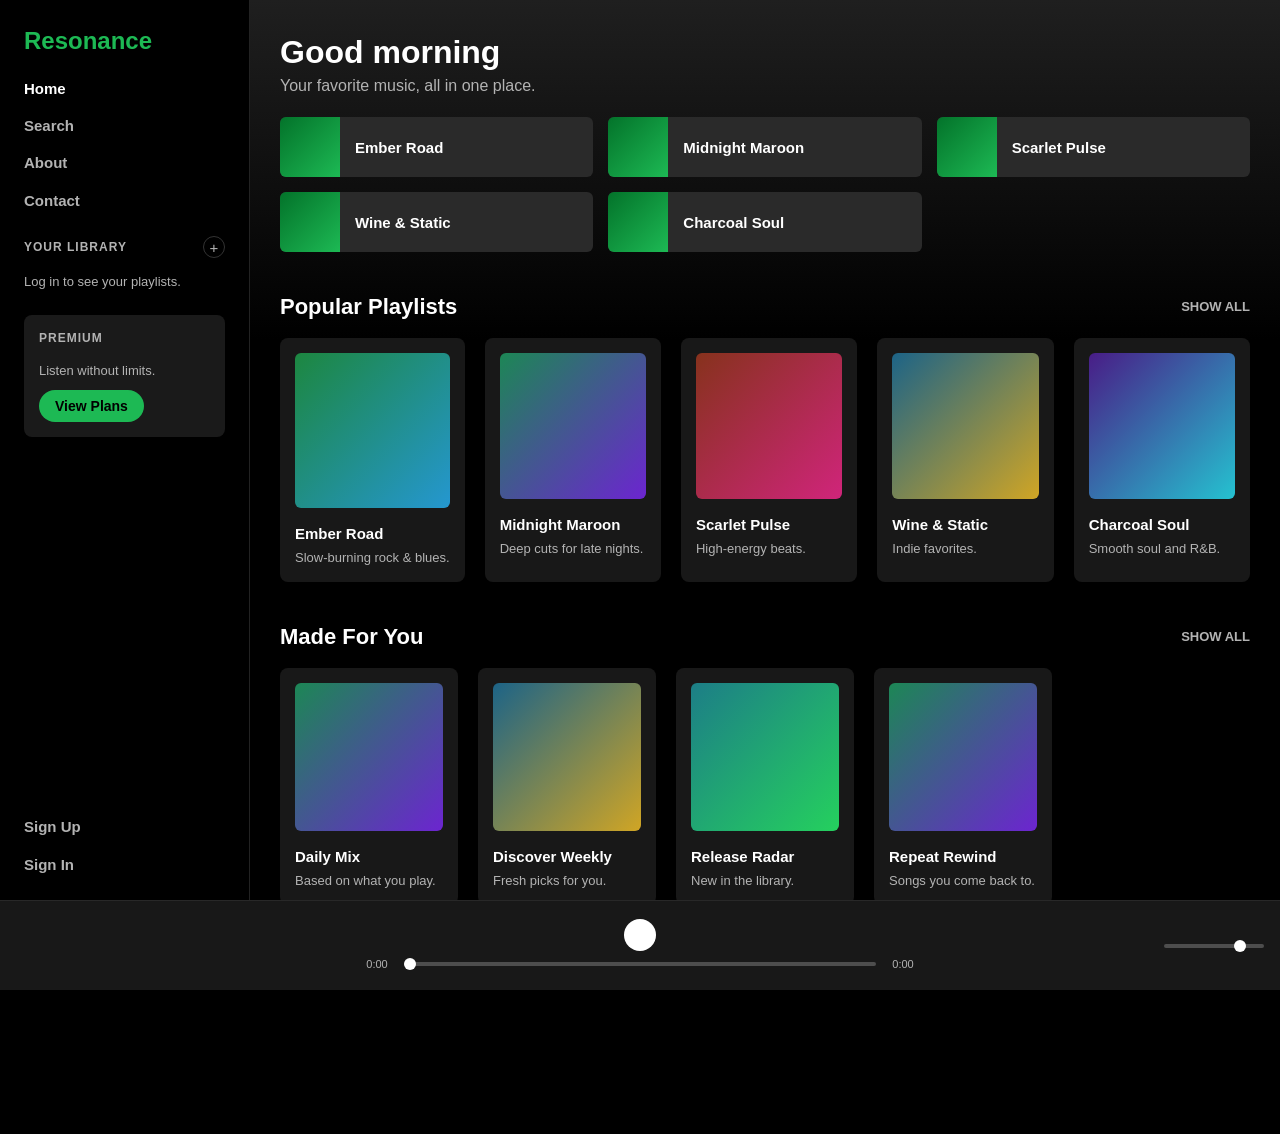
<file: index.html>
<!DOCTYPE html>
<html lang="en">
<head>
    <meta charset="UTF-8">
    <meta name="viewport" content="width=device-width, initial-scale=1.0">
    <title>Resonance - Home</title>
    <link rel="stylesheet" href="style.css">
</head>
<body>
    <div class="app-container">

        <div class="mobile-top-bar">
            <button class="menu-btn" onclick="toggleSidebar()">&#9776;</button>
            <div class="logo">Resonance</div>
        </div>

        <aside class="sidebar" id="sidebar">
            <button class="close-btn" onclick="toggleSidebar()">&times;</button>

            <div class="sidebar-top">
                <div class="logo desktop-logo">Resonance</div>
                <ul class="nav-links main-nav">
                    <li><a href="#/home" data-route="/home">Home</a></li>
                    <li><a href="#/search" data-route="/search">Search</a></li>
                    <li><a href="about.html">About</a></li>
                    <li><a href="contact.html">Contact</a></li>
                </ul>
            </div>

            <div class="sidebar-section">
                <div class="sidebar-section-head">
                    <h3>Your Library</h3>
                    <button class="lib-add-btn" data-action="create-playlist" title="Create playlist">+</button>
                </div>
                <ul class="nav-links playlist-nav" id="library-links">
                    <!-- populated by app.js -->
                </ul>
            </div>

            <div class="sidebar-section premium-box">
                <h3>Premium</h3>
                <p>Listen without limits.</p>
                <button class="btn" data-action="open-premium">View Plans</button>
            </div>

            <ul class="nav-links bottom-links" data-sidebar-auth>
                <!-- populated by ui.js -->
            </ul>
        </aside>

        <main class="main-content main-content-with-player">
            <div id="view-root">
                <div class="empty-state">Loading Resonance&hellip;</div>
            </div>
            <footer>
                <p>&copy; 2026 Resonance - Team No. 21</p>
            </footer>
        </main>
    </div>

    <!-- Persistent player bar -->
    <div class="player-bar player-bar-empty" id="player-bar">
        <div class="player-left">
            <div class="player-art" id="player-art"></div>
            <div class="player-meta">
                <div class="player-title" id="player-title">&nbsp;</div>
                <div class="player-artist" id="player-artist">&nbsp;</div>
            </div>
            <button class="icon-btn player-like" id="player-like" title="Like" aria-label="Like"></button>
        </div>
        <div class="player-center">
            <div class="player-controls">
                <button class="icon-btn" id="btn-shuffle" title="Shuffle" aria-label="Shuffle"></button>
                <button class="icon-btn" id="btn-prev" title="Previous" aria-label="Previous"></button>
                <button class="icon-btn icon-btn-play" id="btn-playpause" title="Play/Pause" aria-label="Play/Pause"></button>
                <button class="icon-btn" id="btn-next" title="Next" aria-label="Next"></button>
                <button class="icon-btn" id="btn-repeat" title="Repeat" aria-label="Repeat"></button>
            </div>
            <div class="player-progress">
                <span class="time" id="time-current">0:00</span>
                <input type="range" id="seek-bar" class="seek-bar" min="0" max="1000" value="0" step="1" aria-label="Seek">
                <span class="time" id="time-duration">0:00</span>
            </div>
        </div>
        <div class="player-right">
            <span class="player-context" id="player-context"></span>
            <button class="icon-btn" id="btn-queue" title="Queue" aria-label="Queue"></button>
            <button class="icon-btn" id="btn-mute" title="Mute" aria-label="Mute"></button>
            <input type="range" id="volume-bar" class="volume-bar" min="0" max="100" value="80" step="1" aria-label="Volume">
        </div>
    </div>

    <script src="data.js"></script>
    <script src="auth.js"></script>
    <script src="store.js"></script>
    <script src="ui.js"></script>
    <script src="search.js"></script>
    <script src="player.js"></script>
    <script src="app.js"></script>
    <script>
        function toggleSidebar() {
            document.getElementById("sidebar").classList.toggle("show");
        }
    </script>
</body>
</html>
</file>
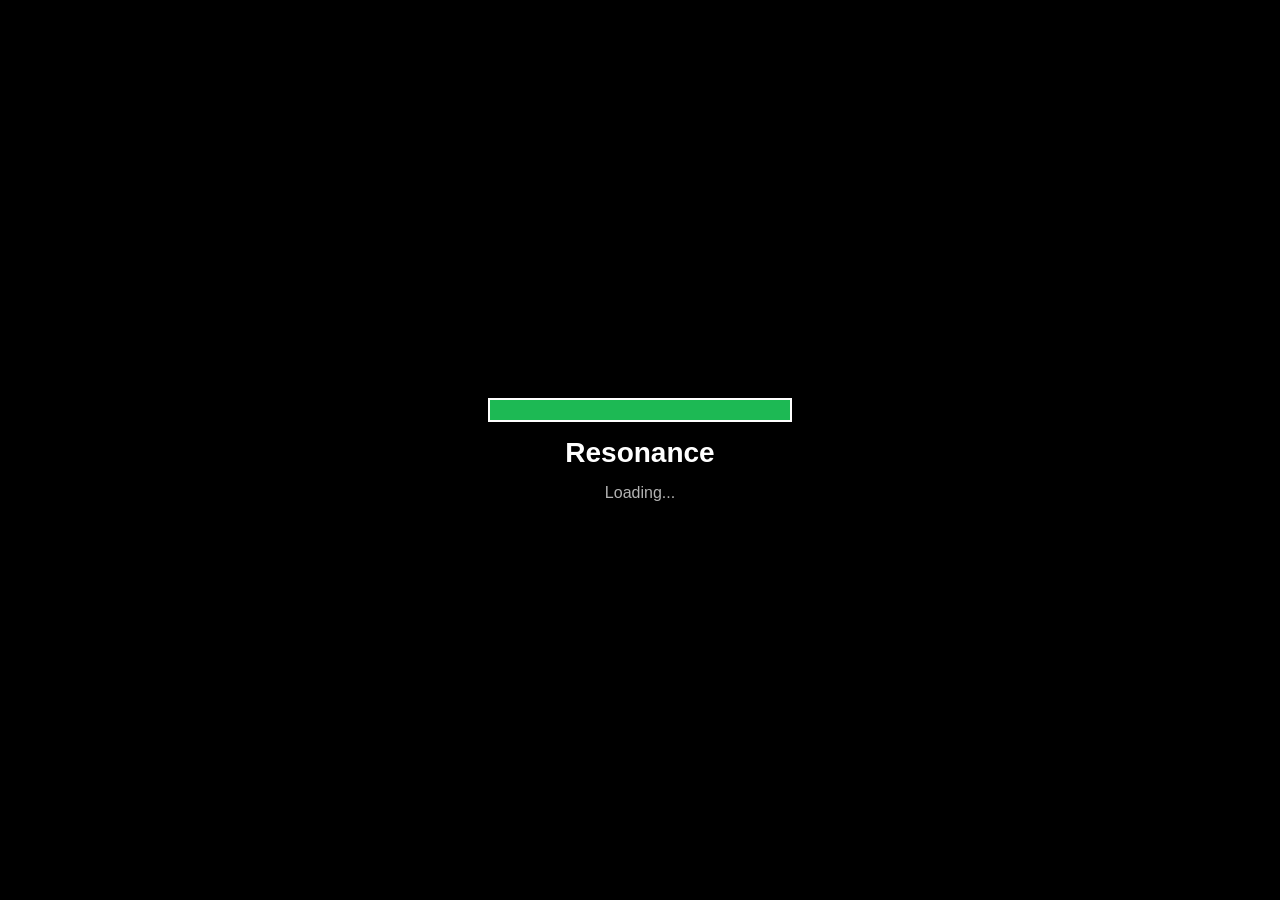
<file: 1.html>
<!DOCTYPE html>
<html lang="en">
<head>
  <meta charset="UTF-8">
  <meta name="viewport" content="width=device-width, initial-scale=1.0">
  <title>Resonance Loading</title>
  <meta http-equiv="refresh" content="3;url=index.html" />
  <style>
    body {
      background-color: black;
      margin: 0;
      min-height: 100vh;
      display: flex;
      justify-content: center;
      align-items: center;
      font-family: Arial, sans-serif;
    }
    .loading {
      display: flex;
      flex-direction: column;
      align-items: center;
      gap: 15px; 
    }
    .container {
      width: 300px;
      height: 20px;
      border: 2px solid white;
      overflow: hidden;
    }
    .square {
      width: 0px;
      height: 100%;
      background-color: #1DB954; 
      animation: loadingAnim 3s linear forwards; 
    }
    @keyframes loadingAnim {
      0% { width: 0%; }
      100% { width: 100%; }
    }
    .name {
      color: white;
      font-size: 28px;
      font-weight: bold;
    }
    .load {
      color: #b3b3b3;
    }
  </style>
</head>
<body>
  <div class="loading">
    <div class="container">
      <div class="square"></div>
    </div>
    <div class="name">Resonance</div>
    <div class="load">Loading...</div>
  </div>
</body>
</html>
</file>
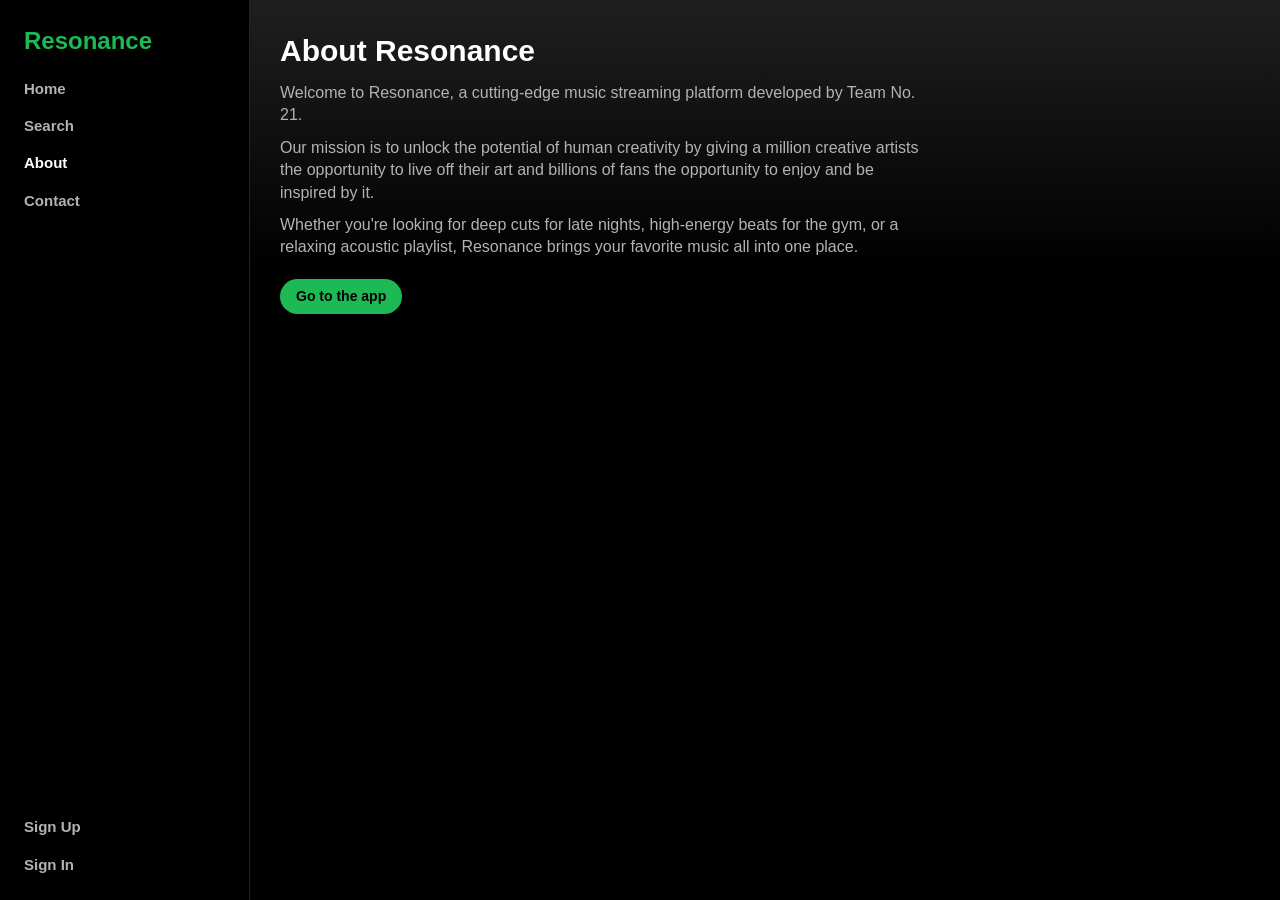
<file: about.html>
<!DOCTYPE html>
<html lang="en">
<head>
    <meta charset="UTF-8">
    <meta name="viewport" content="width=device-width, initial-scale=1.0">
    <title>About - Resonance</title>
    <link rel="stylesheet" href="style.css">
</head>
<body>
    <div class="app-container">

        <div class="mobile-top-bar">
            <button class="menu-btn" onclick="toggleSidebar()">&#9776;</button>
            <div class="logo">Resonance</div>
        </div>

        <aside class="sidebar" id="sidebar">
            <button class="close-btn" onclick="toggleSidebar()">&times;</button>
            <div class="sidebar-top">
                <div class="logo desktop-logo">Resonance</div>
                <ul class="nav-links main-nav">
                    <li><a href="index.html">Home</a></li>
                    <li><a href="index.html#/search">Search</a></li>
                    <li><a href="about.html" class="active">About</a></li>
                    <li><a href="contact.html">Contact</a></li>
                </ul>
            </div>
            <ul class="nav-links bottom-links" data-sidebar-auth>
                <!-- populated by ui.js -->
            </ul>
        </aside>

        <main class="main-content">
            <section class="content-section">
                <h1>About Resonance</h1>
                <p>Welcome to Resonance, a cutting-edge music streaming platform developed by Team No. 21.</p>
                <p>Our mission is to unlock the potential of human creativity by giving a million creative artists the opportunity to live off their art and billions of fans the opportunity to enjoy and be inspired by it.</p>
                <p>Whether you're looking for deep cuts for late nights, high-energy beats for the gym, or a relaxing acoustic playlist, Resonance brings your favorite music all into one place.</p>
                <p><a href="index.html" class="btn" style="display:inline-block; margin-top: 10px;">Go to the app</a></p>
            </section>
        </main>
    </div>

    <script src="auth.js"></script>
    <script src="ui.js"></script>
    <script>
        function toggleSidebar() {
            document.getElementById("sidebar").classList.toggle("show");
        }
    </script>
</body>
</html>
</file>
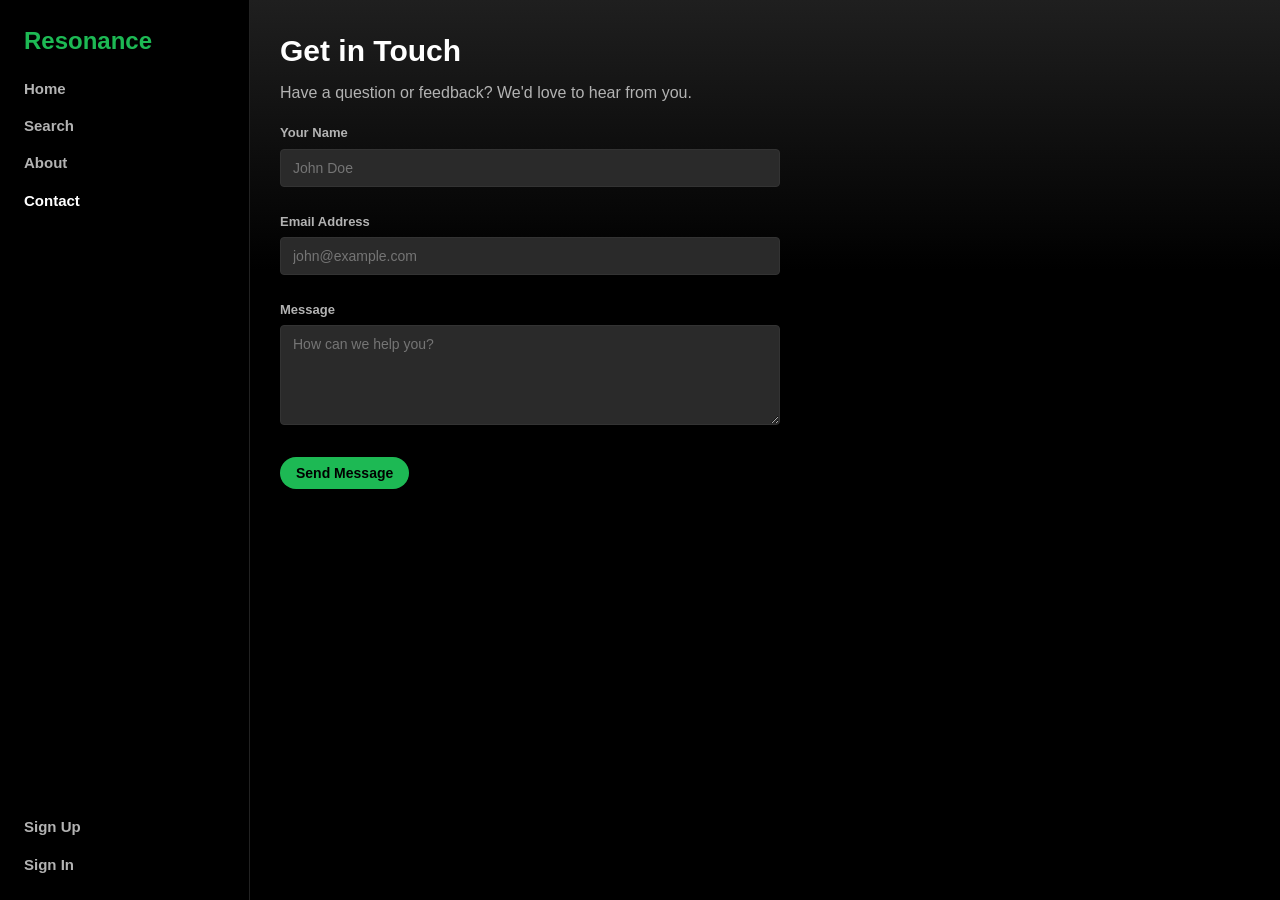
<file: contact.html>
<!DOCTYPE html>
<html lang="en">
<head>
    <meta charset="UTF-8">
    <meta name="viewport" content="width=device-width, initial-scale=1.0">
    <title>Contact - Resonance</title>
    <link rel="stylesheet" href="style.css">
</head>
<body>
    <div class="app-container">

        <div class="mobile-top-bar">
            <button class="menu-btn" onclick="toggleSidebar()">&#9776;</button>
            <div class="logo">Resonance</div>
        </div>

        <aside class="sidebar" id="sidebar">
            <button class="close-btn" onclick="toggleSidebar()">&times;</button>
            <div class="sidebar-top">
                <div class="logo desktop-logo">Resonance</div>
                <ul class="nav-links main-nav">
                    <li><a href="index.html">Home</a></li>
                    <li><a href="index.html#/search">Search</a></li>
                    <li><a href="about.html">About</a></li>
                    <li><a href="contact.html" class="active">Contact</a></li>
                </ul>
            </div>
            <ul class="nav-links bottom-links" data-sidebar-auth>
                <!-- populated by ui.js -->
            </ul>
        </aside>

        <main class="main-content">
            <section class="content-section">
                <h1>Get in Touch</h1>
                <p>Have a question or feedback? We'd love to hear from you.</p>

                <div class="form-success" id="form-success">Thanks — your message has been sent. We'll get back to you soon.</div>

                <form id="contact-form" style="max-width: 500px; margin-top: 20px;" novalidate>
                    <div class="form-group">
                        <label for="name">Your Name</label>
                        <input type="text" id="name" class="form-control" placeholder="John Doe" required>
                        <div class="form-error" id="err-name"></div>
                    </div>
                    <div class="form-group">
                        <label for="email">Email Address</label>
                        <input type="email" id="email" class="form-control" placeholder="john@example.com" required>
                        <div class="form-error" id="err-email"></div>
                    </div>
                    <div class="form-group">
                        <label for="message">Message</label>
                        <textarea id="message" class="form-control" placeholder="How can we help you?" required></textarea>
                        <div class="form-error" id="err-message"></div>
                    </div>
                    <button type="submit" class="btn">Send Message</button>
                </form>
            </section>
        </main>
    </div>

    <script src="auth.js"></script>
    <script src="ui.js"></script>
    <script>
        function toggleSidebar() {
            document.getElementById("sidebar").classList.toggle("show");
        }

        function validEmail(v) {
            return /^[a-z0-9._%+-]+@[a-z0-9.-]+\.[a-z]{2,}$/i.test(v.trim());
        }

        document.getElementById("contact-form").addEventListener("submit", function (e) {
            e.preventDefault();
            var name = document.getElementById("name");
            var email = document.getElementById("email");
            var message = document.getElementById("message");
            var errName = document.getElementById("err-name");
            var errEmail = document.getElementById("err-email");
            var errMessage = document.getElementById("err-message");
            var successBox = document.getElementById("form-success");

            errName.textContent = "";
            errEmail.textContent = "";
            errMessage.textContent = "";
            successBox.classList.remove("show");

            var ok = true;
            if (!name.value.trim()) { errName.textContent = "Please enter your name."; ok = false; }
            if (!validEmail(email.value)) { errEmail.textContent = "Please enter a valid email address."; ok = false; }
            if (!message.value.trim()) { errMessage.textContent = "Please enter a message."; ok = false; }
            if (!ok) return;

            // No backend exists yet — store the submission locally as a demo
            // rather than pretending an email was actually sent.
            try {
                var key = "resonance_contact_submissions_v1";
                var existing = JSON.parse(localStorage.getItem(key) || "[]");
                existing.push({ name: name.value.trim(), email: email.value.trim(), message: message.value.trim(), sentAt: new Date().toISOString() });
                localStorage.setItem(key, JSON.stringify(existing));
            } catch (err) { console.warn("Resonance: could not store contact submission.", err); }

            successBox.classList.add("show");
            document.getElementById("contact-form").reset();
            if (window.RUi) window.RUi.toast("Message sent. Thanks for reaching out!", "success");
        });
    </script>
</body>
</html>
</file>
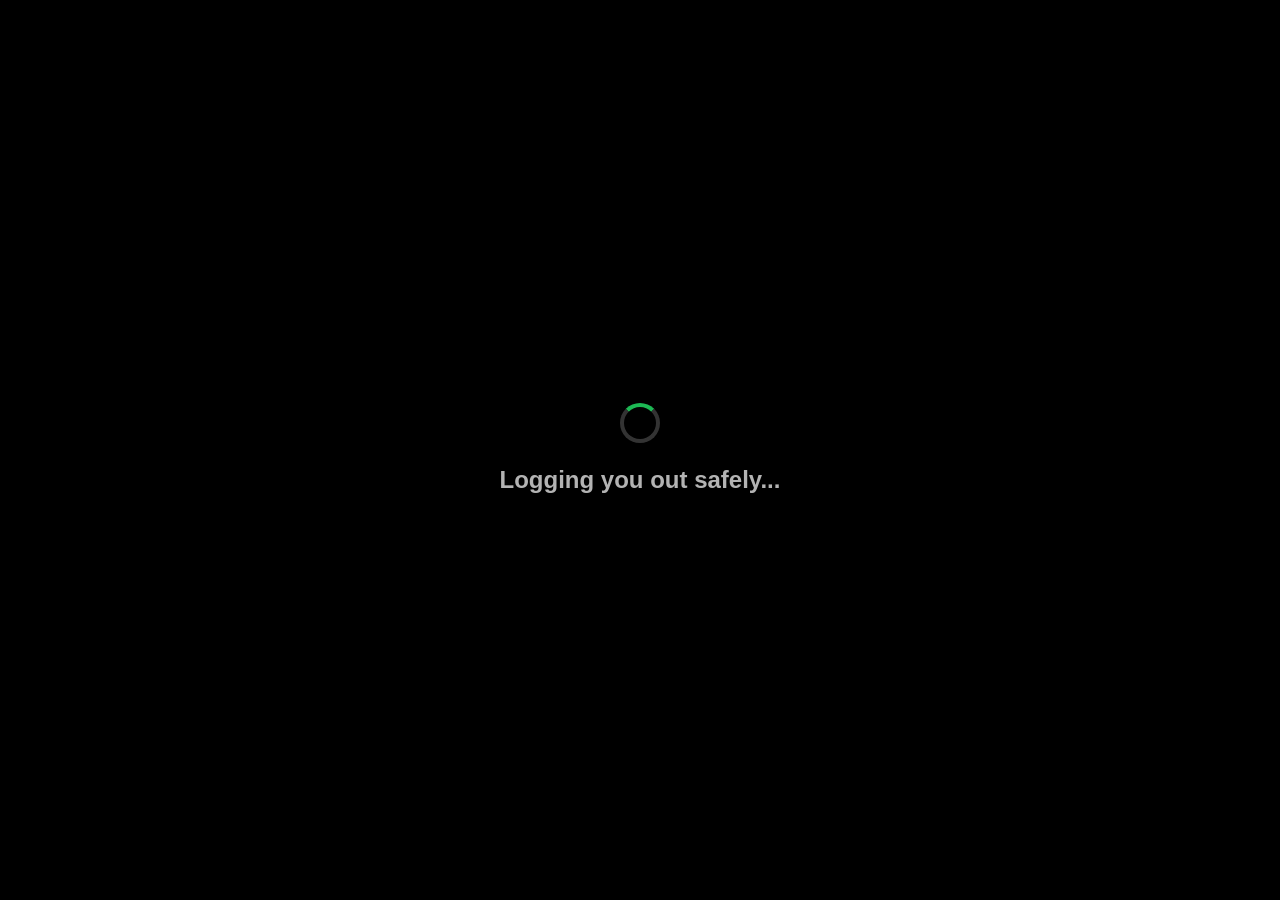
<file: logout.html>
<!DOCTYPE html>
<html lang="en">
<head>
  <meta charset="UTF-8">
  <meta name="viewport" content="width=device-width, initial-scale=1.0">
  <title>Logging Out...</title>
  <link rel="stylesheet" href="style.css">
  <style>
    body {
      display: flex;
      justify-content: center;
      align-items: center;
      min-height: 100vh;
      flex-direction: column;
      gap: 20px;
    }
    .spinner {
      width: 40px;
      height: 40px;
      border: 4px solid #333;
      border-top: 4px solid var(--theme-green);
      border-radius: 50%;
      animation: spin 1s linear infinite;
    }
    @keyframes spin { 0% { transform: rotate(0deg); } 100% { transform: rotate(360deg); } }
  </style>
</head>
<body>
    <div class="spinner"></div>
    <h2 style="color: var(--text-muted);">Logging you out safely...</h2>

    <script src="auth.js"></script>
    <script>
        // Destroy only the session — liked songs, playlists, and history
        // stay on this device for next time.
        RAuth.logout();
        setTimeout(function () {
            window.location.href = "index.html#/home";
        }, 1200);
    </script>
</body>
</html>
</file>
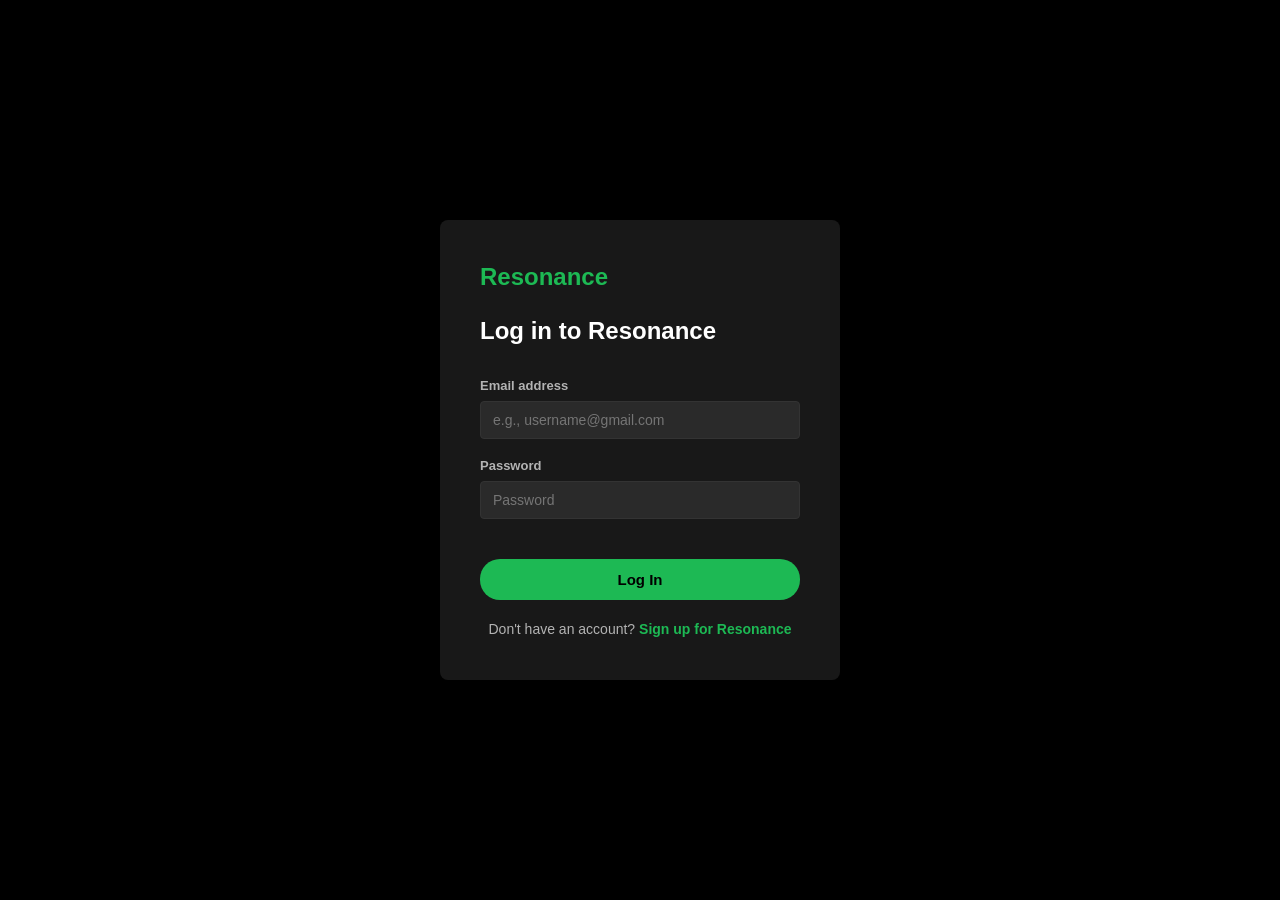
<file: signin.html>
<!DOCTYPE html>
<html lang="en">
<head>
    <meta charset="UTF-8">
    <meta name="viewport" content="width=device-width, initial-scale=1.0">
    <title>Login - Resonance</title>
    <link rel="stylesheet" href="style.css">
</head>
<body>
    <div class="auth-container">
        <div class="auth-box">
            <div class="logo">Resonance</div>
            <h2 style="margin-bottom: 30px;">Log in to Resonance</h2>

            <form id="signin-form" novalidate>
                <div class="form-group">
                    <label for="email">Email address</label>
                    <input type="email" id="email" class="form-control" placeholder="e.g., username@gmail.com" required>
                </div>
                <div class="form-group">
                    <label for="password">Password</label>
                    <input type="password" id="password" class="form-control" placeholder="Password" required>
                </div>
                <div class="form-error" id="form-error"></div>

                <button type="submit" class="btn btn-large" id="submit-btn">Log In</button>
            </form>

            <div class="auth-links">
                <p>Don't have an account? <a href="signup.html">Sign up for Resonance</a></p>
            </div>
        </div>
    </div>

    <script src="data.js"></script>
    <script src="auth.js"></script>
    <script src="store.js"></script>
    <script>
        var form = document.getElementById("signin-form");
        var errorBox = document.getElementById("form-error");
        var submitBtn = document.getElementById("submit-btn");

        form.addEventListener("submit", function (e) {
            e.preventDefault();
            errorBox.textContent = "";
            var email = document.getElementById("email").value;
            var password = document.getElementById("password").value;

            if (!RAuth.validateEmail(email)) {
                errorBox.textContent = "Please enter a full email address (e.g., username@gmail.com).";
                return;
            }
            if (!password) {
                errorBox.textContent = "Please enter your password.";
                return;
            }

            submitBtn.disabled = true;
            submitBtn.textContent = "Logging in…";

            RAuth.login(email, password).then(function (res) {
                if (res.ok) {
                    window.location.href = "index.html#/home";
                } else {
                    errorBox.textContent = res.error;
                    submitBtn.disabled = false;
                    submitBtn.textContent = "Log In";
                }
            });
        });
    </script>
</body>
</html>
</file>
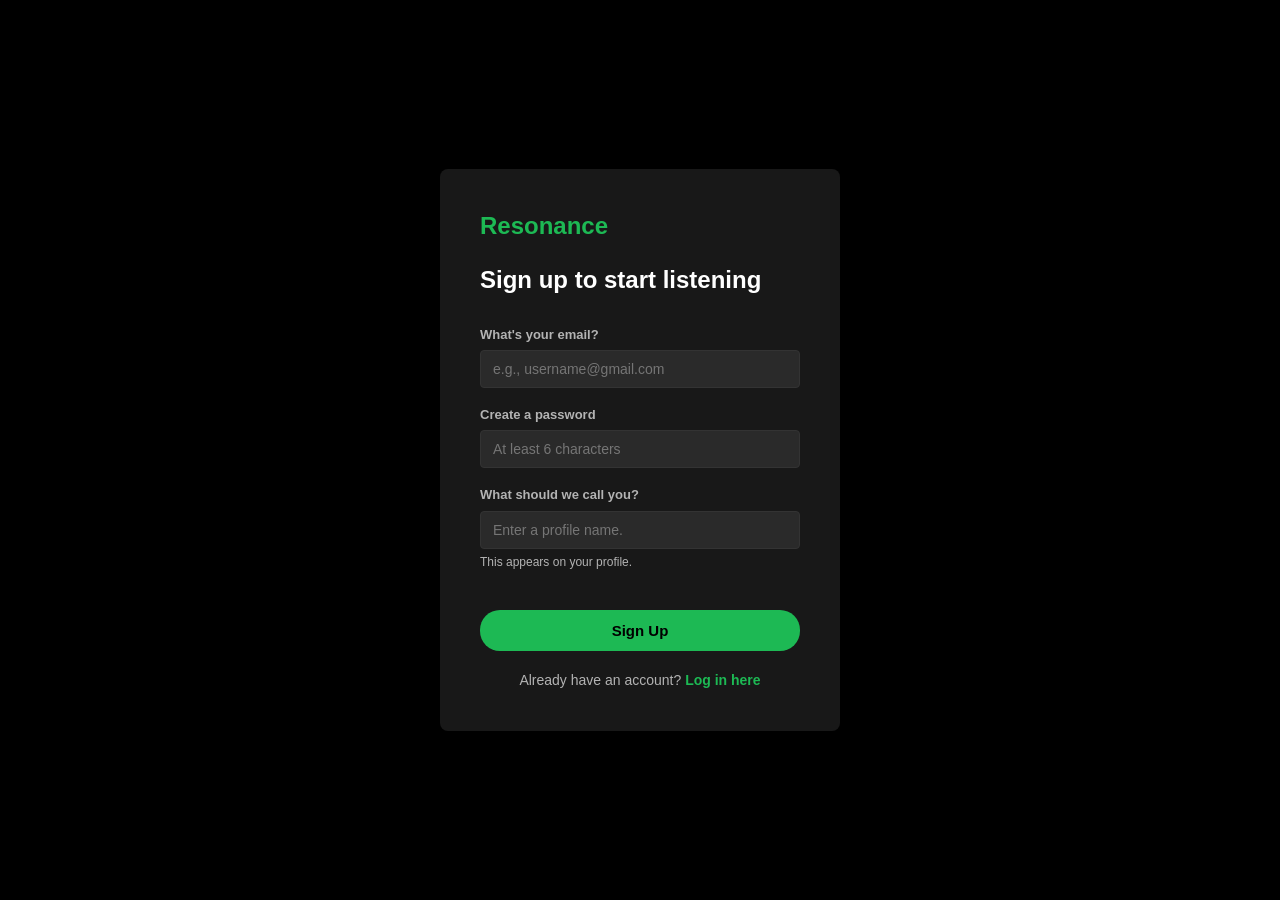
<file: signup.html>
<!DOCTYPE html>
<html lang="en">
<head>
    <meta charset="UTF-8">
    <meta name="viewport" content="width=device-width, initial-scale=1.0">
    <title>Sign Up - Resonance</title>
    <link rel="stylesheet" href="style.css">
</head>
<body>
    <div class="auth-container">
        <div class="auth-box">
            <div class="logo">Resonance</div>
            <h2 style="margin-bottom: 30px;">Sign up to start listening</h2>

            <form id="signup-form" novalidate>
                <div class="form-group">
                    <label for="email">What's your email?</label>
                    <input type="email" id="email" class="form-control" placeholder="e.g., username@gmail.com" required>
                </div>

                <div class="form-group">
                    <label for="password">Create a password</label>
                    <input type="password" id="password" class="form-control" placeholder="At least 6 characters" required>
                </div>

                <div class="form-group">
                    <label for="profile-name">What should we call you?</label>
                    <input type="text" id="profile-name" class="form-control" placeholder="Enter a profile name." required>
                    <small style="color: var(--text-muted); font-size: 12px; display: block; margin-top: 5px;">This appears on your profile.</small>
                </div>

                <div class="form-error" id="form-error"></div>

                <button type="submit" class="btn btn-large" id="submit-btn">Sign Up</button>
            </form>

            <div class="auth-links">
                <p>Already have an account? <a href="signin.html">Log in here</a></p>
            </div>
        </div>
    </div>

    <script src="data.js"></script>
    <script src="auth.js"></script>
    <script src="store.js"></script>
    <script>
        var form = document.getElementById("signup-form");
        var errorBox = document.getElementById("form-error");
        var submitBtn = document.getElementById("submit-btn");

        form.addEventListener("submit", function (e) {
            e.preventDefault();
            errorBox.textContent = "";
            var email = document.getElementById("email").value;
            var password = document.getElementById("password").value;
            var profileName = document.getElementById("profile-name").value;

            if (!RAuth.validateEmail(email)) {
                errorBox.textContent = "Please enter a full email address (e.g., username@gmail.com).";
                return;
            }
            if (!RAuth.validatePassword(password)) {
                errorBox.textContent = "Password must be at least 6 characters.";
                return;
            }
            if (!profileName.trim()) {
                errorBox.textContent = "Please tell us what to call you.";
                return;
            }

            submitBtn.disabled = true;
            submitBtn.textContent = "Creating account…";

            RAuth.signup(email, password, profileName).then(function (res) {
                if (res.ok) {
                    window.location.href = "index.html#/home";
                } else {
                    errorBox.textContent = res.error;
                    submitBtn.disabled = false;
                    submitBtn.textContent = "Sign Up";
                }
            });
        });
    </script>
</body>
</html>
</file>
<file: style.css>
:root {
    --bg-dark: black;
    --bg-card: #181818;
    --bg-card-hover: #282828;
    --theme-green: #1DB954;
    --text-main: #ffffff;
    --text-muted: #b3b3b3;
}

* {
    box-sizing: border-box;
    margin: 0;
    padding: 0;
}

body {
    background-color: var(--bg-dark);
    color: var(--text-main);
    font-family: Arial, sans-serif;
    line-height: 1.4;
}

a {
    color: inherit;
    text-decoration: none;
}


.app-container {
    display: flex;
    min-height: 100vh;
}


.mobile-top-bar { display: none; }
.close-btn { display: none; }

.sidebar {
    width: 250px;
    background-color: var(--bg-dark);
    border-right: 1px solid #222;
    padding: 24px;
    display: flex;
    flex-direction: column;
    gap: 24px;
    position: fixed;
    height: 100vh;
    overflow-y: auto;
    z-index: 1000;
}

.logo {
    font-size: 24px;
    font-weight: bold;
    color: var(--theme-green);
    margin-bottom: 20px;
}

.nav-links {
    list-style: none;
    display: flex;
    flex-direction: column;
    gap: 15px;
}

.nav-links a {
    color: var(--text-muted);
    font-size: 15px;
    font-weight: bold;
    transition: 0.2s;
}

.nav-links a:hover, .nav-links a.active {
    color: var(--text-main);
}

.sidebar-section h3 {
    font-size: 12px;
    color: var(--text-muted);
    text-transform: uppercase;
    margin-bottom: 15px;
    letter-spacing: 1px;
}

.sidebar-section-head {
    display: flex;
    align-items: center;
    justify-content: space-between;
    margin-bottom: 15px;
}
.sidebar-section-head h3 { margin-bottom: 0; }

.lib-add-btn {
    background: none;
    border: 1px solid #333;
    color: var(--text-muted);
    width: 22px;
    height: 22px;
    border-radius: 50%;
    line-height: 1;
    cursor: pointer;
    font-size: 15px;
    transition: 0.2s;
}
.lib-add-btn:hover { color: var(--text-main); border-color: var(--text-main); }

.lib-hint { color: var(--text-muted); font-size: 13px; font-weight: normal; }

.premium-box {
    background-color: #1a1a1a;
    padding: 15px;
    border-radius: 8px;
}

.premium-box p {
    font-size: 13px;
    color: var(--text-muted);
    margin-bottom: 10px;
}

.bottom-links {
    margin-top: auto;
}

.btn {
    background-color: var(--theme-green);
    color: black;
    border: none;
    font-weight: bold;
    padding: 8px 16px;
    border-radius: 20px;
    cursor: pointer;
    font-size: 14px;
    transition: 0.15s;
}
.btn:hover { transform: scale(1.03); background-color: #1ed760; }
.btn:disabled { opacity: 0.5; cursor: not-allowed; transform: none; }

.btn-ghost {
    background: transparent;
    color: var(--text-main);
    border: 1px solid #444;
}
.btn-ghost:hover { background: #222; border-color: #666; }

.btn-large {
    width: 100%;
    padding: 12px 16px;
    font-size: 15px;
}

.main-content {
    flex: 1;
    margin-left: 250px;
    padding: 30px;
    background: linear-gradient(to bottom, #1f1f1f, black 30%);
}

.main-content-with-player { padding-bottom: 130px; }

.greeting h1 { font-size: 32px; }
.greeting .subtitle { color: var(--text-muted); margin-bottom: 20px; }

.quick-grid {
    display: grid;
    grid-template-columns: repeat(3, 1fr);
    gap: 15px;
    margin-bottom: 40px;
}

.quick-card {
    display: flex;
    align-items: center;
    background-color: #2a2a2a;
    border-radius: 6px;
    overflow: hidden;
    transition: 0.2s;
    cursor: pointer;
}

.quick-card:hover { background-color: #3a3a3a; }

.quick-thumb {
    width: 60px;
    height: 60px;
    background: linear-gradient(135deg, #03732a, var(--theme-green));
    margin-right: 15px;
    flex-shrink: 0;
}

.quick-title { font-weight: bold; font-size: 15px; }


.row { margin-bottom: 40px; }
.row-header { display: flex; justify-content: space-between; align-items: center; margin-bottom: 15px; }
.row-header h2 { font-size: 22px; }
.see-all { font-size: 13px; color: var(--text-muted); font-weight: bold; text-transform: uppercase; }
.see-all:hover { color: var(--text-main); }

.card-grid {
    display: grid;
    grid-template-columns: repeat(5, 1fr);
    gap: 20px;
}

.card {
    background-color: var(--bg-card);
    padding: 15px;
    border-radius: 8px;
    transition: 0.2s;
    display: block;
    cursor: pointer;
}

.card:hover { background-color: var(--bg-card-hover); }

.card-thumb {
    width: 100%;
    aspect-ratio: 1/1;
    background: linear-gradient(135deg, #03732a, var(--theme-green));
    border-radius: 6px;
    position: relative;
    margin-bottom: 15px;
}

.play-btn {
    position: absolute;
    bottom: 8px;
    right: 8px;
    background-color: var(--theme-green);
    color: black;
    width: 40px;
    height: 40px;
    border-radius: 50%;
    display: flex;
    justify-content: center;
    align-items: center;
    opacity: 0;
    transition: 0.3s;
    border: none;
    cursor: pointer;
}

.card:hover .play-btn { opacity: 1; transform: translateY(-5px); }

.card h3 { font-size: 15px; margin-bottom: 5px; }
.card p { font-size: 13px; color: var(--text-muted); overflow: hidden; text-overflow: ellipsis; white-space: nowrap; }

footer {
    text-align: center;
    padding: 20px;
    color: var(--text-muted);
    font-size: 13px;
    border-top: 1px solid #222;
}

/* ==========================================================================
   Auth pages (signin / signup)
   ========================================================================== */

.auth-container {
    min-height: 100vh;
    display: flex;
    align-items: center;
    justify-content: center;
    padding: 20px;
}

.auth-box {
    background-color: var(--bg-card);
    padding: 40px;
    border-radius: 8px;
    width: 100%;
    max-width: 400px;
}

.form-group { margin-bottom: 18px; }
.form-group label { display: block; font-size: 13px; color: var(--text-muted); margin-bottom: 6px; font-weight: bold; }

.form-control {
    width: 100%;
    padding: 10px 12px;
    background-color: #2a2a2a;
    border: 1px solid #333;
    border-radius: 4px;
    color: var(--text-main);
    font-size: 14px;
    font-family: inherit;
}
.form-control:focus { outline: none; border-color: var(--theme-green); }

textarea.form-control { min-height: 100px; resize: vertical; }

.form-error {
    color: #ff6b6b;
    font-size: 13px;
    margin-top: -8px;
    margin-bottom: 14px;
    min-height: 16px;
}

.auth-links { margin-top: 20px; font-size: 14px; color: var(--text-muted); text-align: center; }
.auth-links a { color: var(--theme-green); font-weight: bold; }

.form-success {
    background: rgba(29,185,84,0.12);
    border: 1px solid var(--theme-green);
    color: var(--theme-green);
    padding: 12px 14px;
    border-radius: 6px;
    font-size: 14px;
    margin-bottom: 18px;
    display: none;
}
.form-success.show { display: block; }

/* ==========================================================================
   Content sections (search / artist / album / profile / premium etc)
   ========================================================================== */

.content-section { max-width: 1100px; }
.content-section h1 { font-size: 30px; margin-bottom: 10px; }
.content-section > p { color: var(--text-muted); margin-bottom: 10px; max-width: 640px; }

.search-input {
    max-width: 420px;
    margin-bottom: 25px;
    padding: 12px 16px;
    border-radius: 24px;
}

.search-heading {
    font-size: 18px;
    margin: 28px 0 14px;
}

.chip-row { display: flex; flex-wrap: wrap; gap: 10px; }
.chip {
    background: var(--bg-card);
    padding: 8px 16px;
    border-radius: 20px;
    font-size: 14px;
    font-weight: bold;
    cursor: pointer;
}
.chip:hover { background: var(--bg-card-hover); }

.empty-state {
    color: var(--text-muted);
    padding: 40px 10px;
    display: flex;
    flex-direction: column;
    align-items: flex-start;
    gap: 14px;
    max-width: 420px;
}

/* ==========================================================================
   Detail header (playlist / album / artist / liked songs)
   ========================================================================== */

.detail-header {
    display: flex;
    align-items: flex-end;
    gap: 24px;
    margin-bottom: 20px;
}

.detail-cover {
    width: 180px;
    height: 180px;
    border-radius: 8px;
    box-shadow: 0 8px 24px rgba(0,0,0,0.5);
    flex-shrink: 0;
}
.detail-cover-round { border-radius: 50%; }

.liked-cover {
    background: linear-gradient(135deg, #4d3ea8, #a259d9);
    display: flex;
    align-items: center;
    justify-content: center;
    color: white;
}
.liked-cover svg { width: 64px; height: 64px; }

.eyebrow { font-size: 12px; text-transform: uppercase; color: var(--text-muted); font-weight: bold; letter-spacing: 1px; }
.detail-header h1 { font-size: 40px; margin: 6px 0; }
.detail-sub { color: var(--text-muted); font-size: 14px; }
.detail-sub a:hover { text-decoration: underline; }

.detail-actions {
    display: flex;
    align-items: center;
    gap: 14px;
    margin-bottom: 25px;
}

.play-big {
    width: 56px;
    height: 56px;
    border-radius: 50%;
    background: var(--theme-green);
    color: black;
    border: none;
    display: flex;
    align-items: center;
    justify-content: center;
    cursor: pointer;
    transition: 0.15s;
}
.play-big:hover { transform: scale(1.06); }
.play-big svg { width: 22px; height: 22px; }

/* ==========================================================================
   Song rows
   ========================================================================== */

.song-list { display: flex; flex-direction: column; margin-bottom: 20px; }

.song-row {
    display: grid;
    grid-template-columns: 34px 44px 1fr 160px auto;
    align-items: center;
    gap: 14px;
    padding: 8px 10px;
    border-radius: 4px;
    transition: 0.15s;
}
.song-row:hover { background-color: var(--bg-card); }
.song-row-active .song-row-title { color: var(--theme-green); }

.song-row-index {
    color: var(--text-muted);
    font-size: 14px;
    text-align: center;
    cursor: pointer;
    position: relative;
    display: flex;
    align-items: center;
    justify-content: center;
}
.row-play { display: none; color: var(--text-main); }
.song-row:hover .row-num { display: none; }
.song-row:hover .row-play { display: flex; }
.playing-bars { color: var(--theme-green); font-size: 16px; }

.song-row-art {
    width: 40px;
    height: 40px;
    border-radius: 4px;
    cursor: pointer;
    flex-shrink: 0;
}

.song-row-main { cursor: pointer; min-width: 0; }
.song-row-title { font-size: 14px; font-weight: bold; overflow: hidden; text-overflow: ellipsis; white-space: nowrap; }
.song-row-sub { font-size: 13px; color: var(--text-muted); overflow: hidden; text-overflow: ellipsis; white-space: nowrap; }
.song-row-sub a:hover, .song-row-album a:hover { text-decoration: underline; color: var(--text-main); }

.song-row-album {
    font-size: 13px;
    color: var(--text-muted);
    overflow: hidden;
    text-overflow: ellipsis;
    white-space: nowrap;
}

.song-row-actions {
    display: flex;
    align-items: center;
    gap: 10px;
    color: var(--text-muted);
}

.song-row-duration { font-size: 13px; min-width: 40px; text-align: right; color: var(--text-muted); }

.icon-btn {
    background: none;
    border: none;
    color: var(--text-muted);
    cursor: pointer;
    display: flex;
    align-items: center;
    justify-content: center;
    padding: 4px;
    transition: 0.15s;
}
.icon-btn:hover { color: var(--text-main); }
.icon-btn.is-active { color: var(--theme-green); }
.icon-btn.is-liked { color: var(--theme-green); }
.repeat-badge { font-size: 9px; margin-left: 1px; }

/* ==========================================================================
   Toasts
   ========================================================================== */

.toast-host {
    position: fixed;
    right: 20px;
    bottom: 105px;
    z-index: 3000;
    display: flex;
    flex-direction: column;
    gap: 10px;
    max-width: 320px;
}

.toast {
    background-color: #282828;
    color: var(--text-main);
    padding: 12px 18px;
    border-radius: 6px;
    font-size: 14px;
    box-shadow: 0 6px 20px rgba(0,0,0,0.5);
    border-left: 4px solid var(--theme-green);
    opacity: 0;
    transform: translateY(10px);
    transition: 0.25s;
}
.toast-show { opacity: 1; transform: translateY(0); }
.toast-error { border-left-color: #ff6b6b; }
.toast-info { border-left-color: #6ea8ff; }

/* ==========================================================================
   Modal
   ========================================================================== */

.modal-overlay {
    position: fixed;
    inset: 0;
    background: rgba(0,0,0,0.7);
    display: none;
    align-items: center;
    justify-content: center;
    z-index: 4000;
    padding: 20px;
}
.modal-overlay.modal-open { display: flex; }

.modal-box {
    background-color: #181818;
    border-radius: 8px;
    padding: 28px;
    width: 100%;
    max-width: 420px;
    max-height: 80vh;
    overflow-y: auto;
    box-shadow: 0 12px 40px rgba(0,0,0,0.6);
}
.modal-box h2 { font-size: 20px; margin-bottom: 18px; }
.modal-message { color: var(--text-muted); font-size: 14px; margin-bottom: 10px; }

.modal-actions { display: flex; justify-content: flex-end; gap: 10px; margin-top: 10px; }

.playlist-pick-list { display: flex; flex-direction: column; gap: 4px; margin-bottom: 16px; max-height: 260px; overflow-y: auto; }
.playlist-pick {
    background: none;
    border: none;
    color: var(--text-main);
    text-align: left;
    padding: 10px 12px;
    border-radius: 4px;
    cursor: pointer;
    font-size: 14px;
}
.playlist-pick:hover { background: #2a2a2a; }
.tag-added { color: var(--theme-green); font-size: 12px; }

.queue-row {
    display: grid;
    grid-template-columns: 40px 1fr auto;
    align-items: center;
    gap: 12px;
    padding: 6px 0;
}

/* ==========================================================================
   Profile / Premium
   ========================================================================== */

.profile-view { max-width: 480px; }
.profile-avatar {
    width: 90px;
    height: 90px;
    border-radius: 50%;
    background: linear-gradient(135deg, #03732a, var(--theme-green));
    display: flex;
    align-items: center;
    justify-content: center;
    font-size: 36px;
    font-weight: bold;
    margin-bottom: 16px;
}
.profile-stats { display: flex; gap: 30px; margin: 24px 0; }
.stat { display: flex; flex-direction: column; }
.stat strong { font-size: 22px; }
.stat span { font-size: 12px; color: var(--text-muted); text-transform: uppercase; }
.profile-form { margin-top: 10px; max-width: 320px; }

.plan-grid { display: grid; grid-template-columns: repeat(2, 1fr); gap: 20px; max-width: 640px; margin-top: 24px; }
.plan-card {
    background: var(--bg-card);
    border-radius: 10px;
    padding: 24px;
    display: flex;
    flex-direction: column;
    gap: 14px;
}
.plan-card-featured { border: 1px solid var(--theme-green); }
.plan-price { font-size: 28px; font-weight: bold; }
.plan-price span { font-size: 13px; color: var(--text-muted); font-weight: normal; }
.plan-card ul { list-style: none; display: flex; flex-direction: column; gap: 8px; color: var(--text-muted); font-size: 14px; }
.plan-card li::before { content: "✓ "; color: var(--theme-green); }

/* ==========================================================================
   Persistent player bar
   ========================================================================== */

.player-bar {
    position: fixed;
    left: 0;
    right: 0;
    bottom: 0;
    height: 90px;
    background-color: #181818;
    border-top: 1px solid #282828;
    display: grid;
    grid-template-columns: 1fr minmax(320px, 2fr) 1fr;
    align-items: center;
    padding: 0 16px;
    gap: 16px;
    z-index: 2000;
    transition: transform 0.2s;
}
.player-bar-empty { transform: translateY(100%); pointer-events: none; }

.player-left { display: flex; align-items: center; gap: 12px; min-width: 0; }
.player-art { width: 54px; height: 54px; border-radius: 4px; flex-shrink: 0; }
.player-meta { min-width: 0; }
.player-title { font-size: 14px; font-weight: bold; overflow: hidden; text-overflow: ellipsis; white-space: nowrap; max-width: 180px; }
.player-artist { font-size: 12px; color: var(--text-muted); overflow: hidden; text-overflow: ellipsis; white-space: nowrap; max-width: 180px; }

.player-center { display: flex; flex-direction: column; align-items: center; gap: 6px; }
.player-controls { display: flex; align-items: center; gap: 18px; }
.icon-btn-play {
    background: var(--text-main);
    color: black;
    border-radius: 50%;
    width: 32px;
    height: 32px;
}
.icon-btn-play:hover { transform: scale(1.06); }

.player-progress { display: flex; align-items: center; gap: 10px; width: 100%; max-width: 560px; }
.time { font-size: 11px; color: var(--text-muted); min-width: 34px; text-align: center; }

.seek-bar, .volume-bar {
    -webkit-appearance: none;
    appearance: none;
    height: 4px;
    border-radius: 2px;
    background: #4d4d4d;
    outline: none;
    cursor: pointer;
}
.seek-bar { flex: 1; }
.volume-bar { width: 100px; }
.seek-bar::-webkit-slider-thumb, .volume-bar::-webkit-slider-thumb {
    -webkit-appearance: none;
    width: 12px;
    height: 12px;
    border-radius: 50%;
    background: var(--text-main);
    cursor: pointer;
}
.seek-bar::-moz-range-thumb, .volume-bar::-moz-range-thumb {
    width: 12px; height: 12px; border-radius: 50%; background: var(--text-main); border: none; cursor: pointer;
}

.player-right { display: flex; align-items: center; justify-content: flex-end; gap: 12px; }
.player-context { font-size: 12px; color: var(--text-muted); white-space: nowrap; overflow: hidden; text-overflow: ellipsis; max-width: 160px; }

/* ==========================================================================
   Responsive
   ========================================================================== */

@media (max-width: 1024px) {
    .sidebar { width: 200px; padding: 20px 15px; }
    .main-content { margin-left: 200px; padding: 20px; }
    .quick-grid { grid-template-columns: repeat(2, 1fr); }
    .card-grid { grid-template-columns: repeat(3, 1fr); }
    .player-right .player-context { display: none; }
}

@media (max-width: 768px) {
    .app-container { flex-direction: column; }

    .mobile-top-bar {
        display: flex;
        align-items: center;
        gap: 15px;
        padding: 15px;
        background-color: var(--bg-dark);
        border-bottom: 1px solid #222;
        position: sticky;
        top: 0;
        z-index: 500;
    }

    .menu-btn {
        background: none;
        border: none;
        color: white;
        font-size: 24px;
        cursor: pointer;
    }

    .mobile-top-bar .logo { margin-bottom: 0; }

    .sidebar {
        left: -100%;
        transition: left 0.3s ease-in-out;
        box-shadow: 2px 0 10px rgba(0,0,0,0.8);
    }

    .sidebar.show {
        left: 0;
    }

    .close-btn {
        display: block;
        background: none;
        border: none;
        color: white;
        font-size: 32px;
        text-align: right;
        cursor: pointer;
        margin-bottom: 10px;
    }

    .desktop-logo { display: none; }

    .playlist-nav {
        flex-direction: column;
    }

    .main-content { margin-left: 0; padding: 15px; }
    .main-content-with-player { padding-bottom: 190px; }

    .greeting h1 { font-size: 26px; }
    .quick-grid { grid-template-columns: repeat(2, 1fr); gap: 10px; }

    .card-grid {
        display: flex;
        overflow-x: auto;
        gap: 15px;
        padding-bottom: 10px;
    }

    .card-grid::-webkit-scrollbar { display: none; }

    .card {
        min-width: 140px;
        flex-shrink: 0;
    }

    .detail-header { flex-direction: column; align-items: flex-start; gap: 14px; }
    .detail-cover { width: 130px; height: 130px; }
    .detail-header h1 { font-size: 28px; }

    .song-row { grid-template-columns: 26px 36px 1fr auto; }
    .song-row-album { display: none; }

    .player-bar {
        grid-template-columns: 1fr;
        grid-template-rows: auto auto;
        height: 130px;
        padding: 10px 12px;
        gap: 6px;
    }
    .player-left { order: 1; }
    .player-center { order: 2; }
    .player-right { order: 3; display: none; }
    .player-title, .player-artist { max-width: 60vw; }

    .plan-grid { grid-template-columns: 1fr; }
}
</file>
